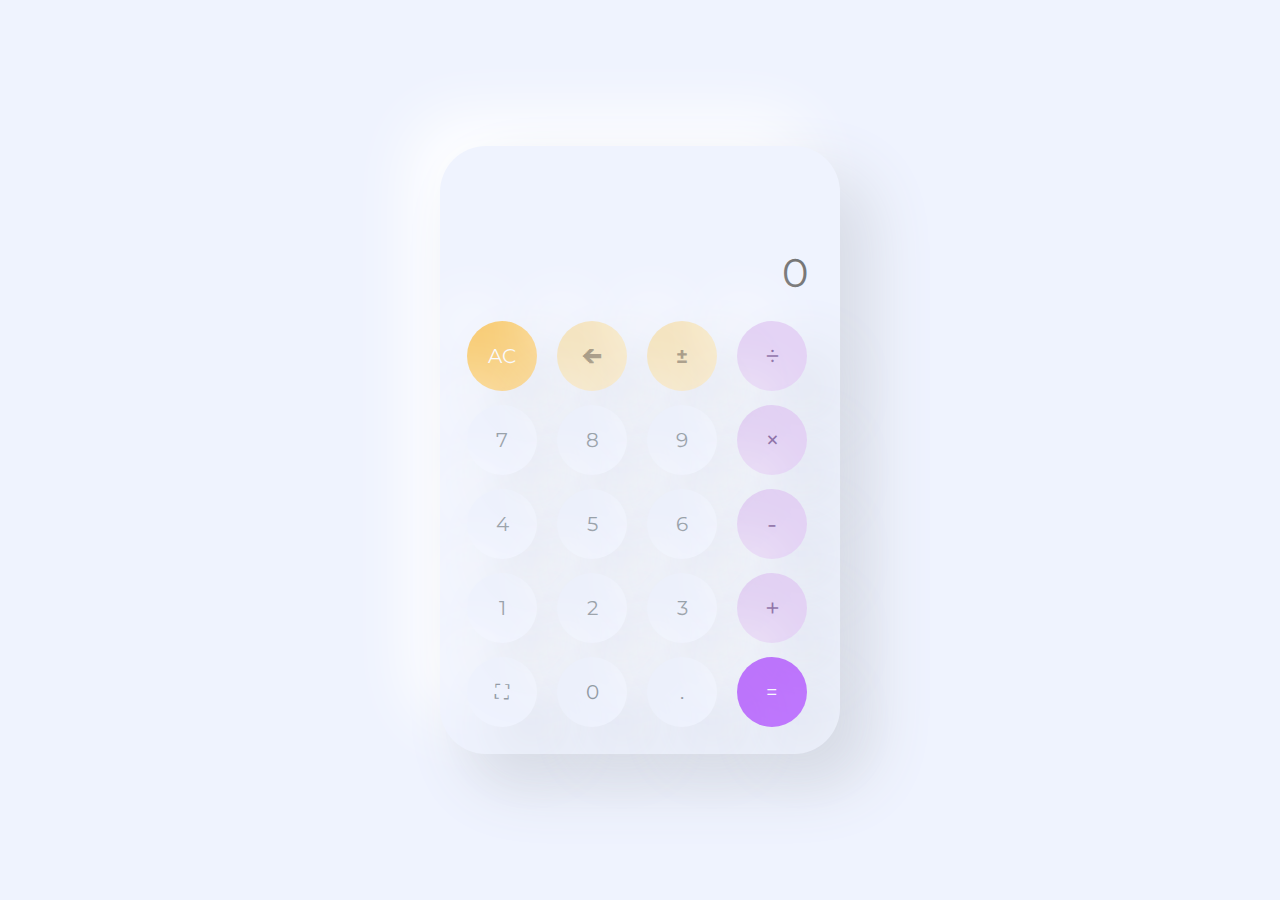
<file: index.html>
<!DOCTYPE html>
<html lang="en">

<head>
    <meta charset="UTF-8">
    <meta http-equiv="X-UA-Compatible" content="IE=edge">
    <meta name="viewport" content="width=device-width, initial-scale=1.0">
    <link rel="stylesheet" href="style/style.css">

    <link rel="preconnect" href="https://fonts.googleapis.com">
    <link rel="preconnect" href="https://fonts.gstatic.com" crossorigin>
    <link href="https://fonts.googleapis.com/css2?family=Montserrat:wght@600;700;800&display=swap" rel="stylesheet">

    <title>Document</title>
</head>

<body>
    <div class="calculator">

        <form class="calculator__view">
            <input data-view class="calculator__current-view" type="text" placeholder="0" readonly>
        </form>

        <div class="calculator__keyboard">
            <button data-deg-or-rad class="calculator__key calculator__key_gray">deg</button>
            <button data-change-number class="calculator__key calculator__key_gray">sin</button>
            <button data-change-number class="calculator__key calculator__key_gray">cos</button>
            <button data-change-number class="calculator__key calculator__key_gray">tan</button>
            <button data-change-number class="calculator__key calculator__key_gray">ctg</button>

            <button data-change-number class="calculator__key calculator__key_gray">&radic;x</button>
            <button data-all-clear class="calculator__key calculator__key_delete">AC</button>
            <button data-delete class="calculator__key calculator__key_orange">🡨</button>
            <button data-change-number class="calculator__key calculator__key_orange">±</button>
            <button data-operation class="calculator__key calculator__key_purple">&divide;</button>

            <button data-change-number class="calculator__key calculator__key_gray">x!</button>
            <button data-number class="calculator__key">7</button>
            <button data-number class="calculator__key">8</button>
            <button data-number class="calculator__key">9</button>
            <button data-operation class="calculator__key calculator__key_purple">&times;</button>

            <button data-change-number class="calculator__key calculator__key_gray">1/x</button>
            <button data-number class="calculator__key">4</button>
            <button data-number class="calculator__key">5</button>
            <button data-number class="calculator__key">6</button>
            <button data-operation class="calculator__key calculator__key_purple">-</button>

            <button data-constant class="calculator__key calculator__key_gray">𝜋</button>
            <button data-number class="calculator__key">1</button>
            <button data-number class="calculator__key">2</button>
            <button data-number class="calculator__key">3</button>
            <button data-operation class="calculator__key calculator__key_purple">+</button>

            <button data-constant class="calculator__key calculator__key_gray">e</button>
            <button data-scale class="calculator__key calculator__scale">⛶</button>
            <button data-number class="calculator__key">0</button>
            <button data-number class="calculator__key">.</button>
            <button data-equal class="calculator__key calculator__key_equal">=</button>
        </div>
    </div>

    <script src="script/script.js"></script>
</body>

</html>
</file>
<file: style/style.css>
* {
    padding: 0;
    margin: 0;
    box-sizing: border-box;
}

body {
    position: relative;

    min-height: 100vh;
    background: #EFF3FE;

    font-family: 'Montserrat', sans-serif;
    color: #5A6770;
    
}

.calculator {
    position: absolute;
    height: fit-content;
    padding: 20px;
    width: 400px;

    top: 50%;
    left: 50%;
    transform: translate(-50%, -50%);

    border-radius: 46px;
    background: #EFF3FE;
    box-shadow:  30px 30px 64px #d7dbe5,
             -30px -30px 64px #ffffff;
}


.calculator.scale {
    width: 465px;
}

.calculator__view {
    margin: 0 12px 13px 12px;
    min-height: 135px;

    display: flex;
    flex-wrap: wrap;
    flex-direction: column;
    justify-content: end;

    text-align: end;
}


.calculator__current-view {
    width: 100%;

    border: none;
    background: none;

    font-family: 'Montserrat', sans-serif;   
    font-size: 40px;
    line-height: 140%;
    text-align: end;

    color: #5A6770;

    outline: none;
}

.calculator__keyboard {
    display: grid;
    grid-template-columns: repeat(4, 1fr);

    transition: 0.5s ease 0s;
}

.calculator.scale .calculator__keyboard {
    display: grid;
    grid-template-columns: repeat(5, 1fr);
}

.calculator__key {
    padding: 10px;
    margin: 7px;
    width: 70px;
    height: 70px;

    display: flex;
    align-items: center;
    justify-content: center;
    
    border-radius: 46px;
    border: none;
    background: #EFF3FE;
    color: #5A6770;
    box-shadow:  30px 30px 64px #d7dbe5,
                -30px -30px 64px #ffffff;

    font-family: 'Montserrat', sans-serif;            
    font-size: 20px;
    line-height: 140%;    
    
    opacity: 0.65;
    transition: 0.5s ease 0s;
    outline: none;
}

.calculator__key:hover {
    cursor: pointer;
    opacity: 1;
}

.calculator__key_gray {
    display: none;

    background: #7878781a;
}


.calculator.scale .calculator__key_gray {
    display: block;
}

.calculator__scale {
    transition: 0,5s ease 0s;
    transform: rotate(0);
}


.calculator.scale .calculator__scale {
    transform: rotate(45deg);
}


.calculator__key_delete {
    background: #FEB92D;
    color: #fff;
}

.calculator__key_orange {
    background: #F9DEA0;
    color: #765f34;

    font-weight: 700;
}


.calculator__key_purple {
    font-size: 26px;
    
    background:#DFC3F1;
    color: #552574;
}

.calculator__key_equal {
    background: #A635FE;
    color: #fff;
}
</file>
